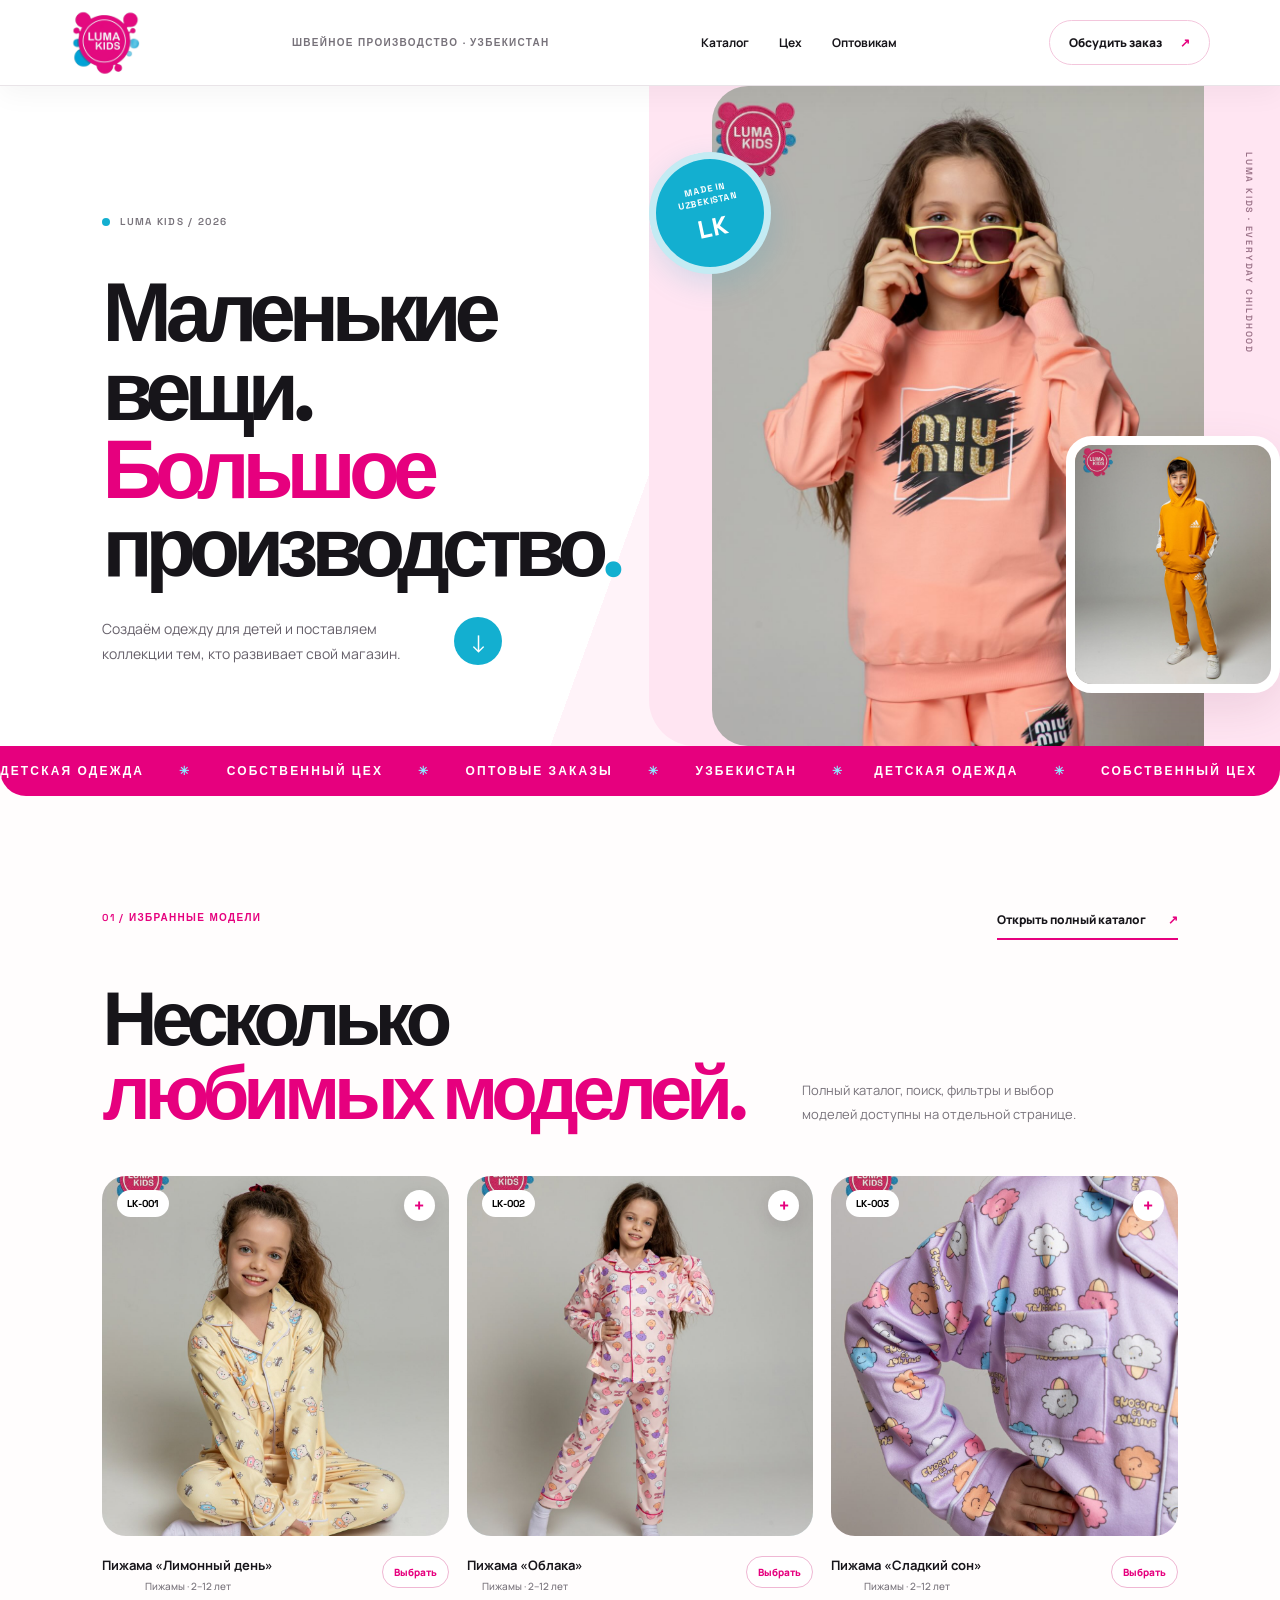
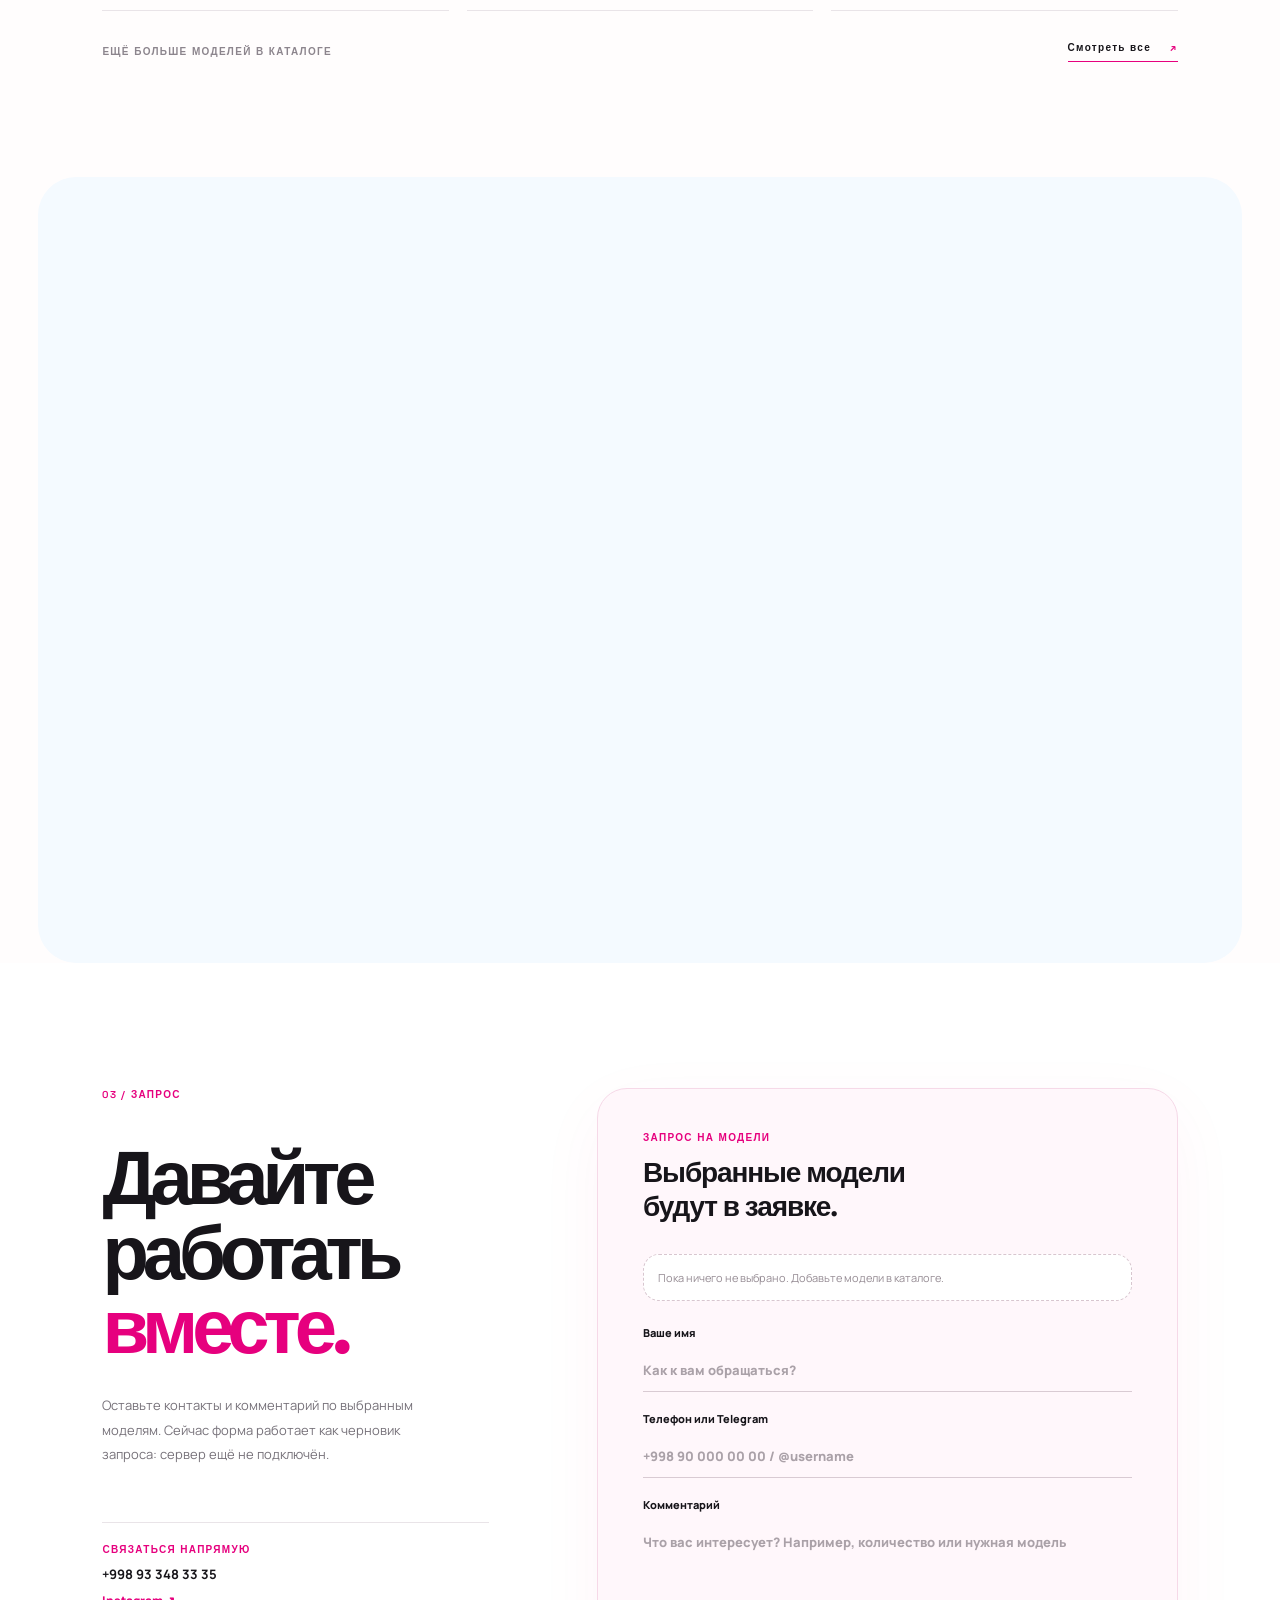
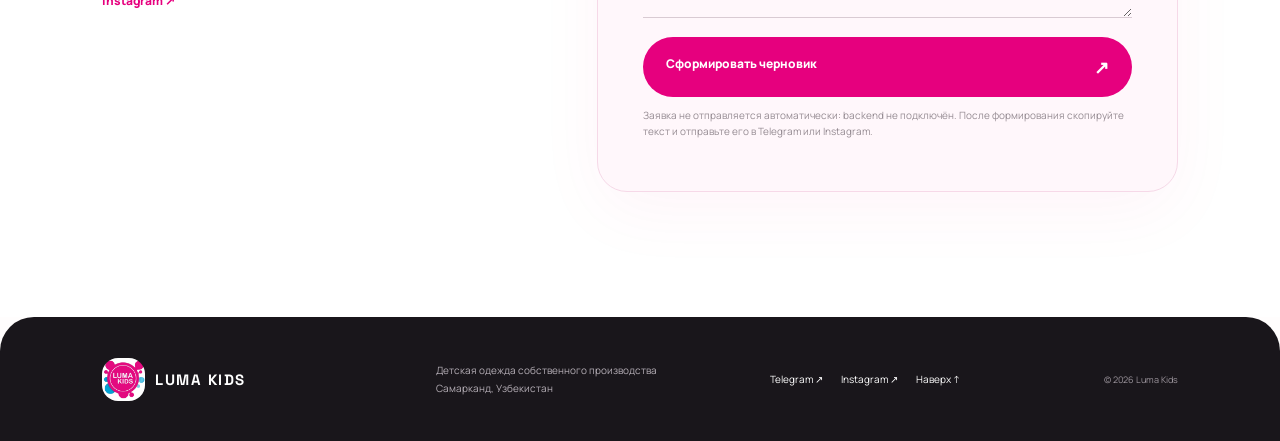
<file: index.html>
<!doctype html>
<html lang="ru">
<head>
  <meta charset="utf-8">
  <meta name="viewport" content="width=device-width, initial-scale=1">
  <meta name="theme-color" content="#e6007e">
  <meta name="description" content="Luma Kids — детская одежда собственного производства в Самарканде.">
  <title>Luma Kids — детская одежда</title>
  <link rel="preconnect" href="https://fonts.googleapis.com"><link rel="preconnect" href="https://fonts.gstatic.com" crossorigin>
  <link href="https://fonts.googleapis.com/css2?family=Manrope:wght@400;500;600;700;800&family=Space+Grotesk:wght@400;500;600;700&display=swap" rel="stylesheet"><link rel="stylesheet" href="./css/styles.css">
</head>
<body>
  <div class="scroll-progress" aria-hidden="true"></div>
  <header class="masthead" id="top"><a class="brand" href="#top"><img src="./public/images/logo.JPG" alt="Luma Kids"></a><span class="masthead-note">ШВЕЙНОЕ ПРОИЗВОДСТВО · УЗБЕКИСТАН</span><nav class="nav" id="nav"><a href="./catalog.html">Каталог</a><a href="#studio">Цех</a><a href="#wholesale">Оптовикам</a></nav><a class="header-cta" href="#wholesale">Обсудить заказ <span>↗</span></a><button class="menu-toggle" aria-label="Открыть меню" aria-expanded="false"><i></i><i></i></button></header>
  <main>
    <section class="hero"><div class="hero-copy"><p class="overline"><span></span> LUMA KIDS / 2026</p><h1>Маленькие<br>вещи.<br><em>Большое</em><br>производство<span class="pink-dot">.</span></h1><div class="hero-bottom"><p>Создаём одежду для детей и поставляем коллекции тем, кто развивает свой магазин.</p><a class="round-link" href="./catalog.html" aria-label="Открыть каталог">↓</a></div></div><div class="hero-visual"><div class="hero-photo main-photo"><img src="./public/images/17849858430676630.jpg" alt="Детская одежда Luma Kids"></div><div class="hero-photo small-photo"><img src="./public/images/17852493543659977.jpg" alt="Модель из коллекции Luma Kids"></div><div class="blue-stamp"><span>MADE IN<br>UZBEKISTAN</span><b>LK</b></div><div class="vertical-note">LUMA KIDS · EVERYDAY CHILDHOOD</div></div></section>
    <section class="ticker" aria-label="О производстве"><div class="ticker-track"><div class="ticker-group">ДЕТСКАЯ ОДЕЖДА <b>✳</b> СОБСТВЕННЫЙ ЦЕХ <b>✳</b> ОПТОВЫЕ ЗАКАЗЫ <b>✳</b> УЗБЕКИСТАН <b>✳</b></div><div class="ticker-group" aria-hidden="true">ДЕТСКАЯ ОДЕЖДА <b>✳</b> СОБСТВЕННЫЙ ЦЕХ <b>✳</b> ОПТОВЫЕ ЗАКАЗЫ <b>✳</b> УЗБЕКИСТАН <b>✳</b></div></div></section>
    <section class="featured section" id="featured"><div class="section-top"><p class="eyebrow">01 / ИЗБРАННЫЕ МОДЕЛИ</p><a class="text-link" href="./catalog.html">Открыть полный каталог <span>↗</span></a></div><div class="collection-heading"><div><h2>Несколько<br><em>любимых моделей.</em></h2></div><p>Полный каталог, поиск, фильтры и выбор моделей доступны на отдельной странице.</p></div><div class="product-grid featured-grid" id="featuredGrid"></div><div class="collection-foot"><span>ЕЩЁ БОЛЬШЕ МОДЕЛЕЙ В КАТАЛОГЕ</span><a href="./catalog.html">Смотреть все <b>↗</b></a></div></section>
    <section class="studio" id="studio"><div class="studio-image"><img src="./public/images/17855690934636164.jpg" alt="Работа и продукция Luma Kids"><span>MADE WITH CARE</span></div><div class="studio-copy"><p class="eyebrow">02 / ПРОИЗВОДСТВО</p><h2>От идеи<br>до готовой<br><em>вещи.</em></h2><p class="studio-text">Luma Kids — швейный цех в Узбекистане. Мы сосредоточены на детской одежде, аккуратном пошиве и сотрудничестве с оптовыми клиентами.</p><div class="studio-points"><div><b>01</b><span>Собственное производство</span></div><div><b>02</b><span>Детский ассортимент</span></div><div><b>03</b><span>Работа с оптовыми заказами</span></div></div><a class="text-link" href="#wholesale">Обсудить сотрудничество <span>↗</span></a></div></section>
    <section class="wholesale section" id="wholesale"><div class="wholesale-intro"><p class="eyebrow">03 / ЗАПРОС</p><h2>Давайте<br>работать<br><em>вместе.</em></h2><p>Оставьте контакты и комментарий по выбранным моделям. Сейчас форма работает как черновик запроса: сервер ещё не подключён.</p><div class="contact-note"><span>СВЯЗАТЬСЯ НАПРЯМУЮ</span><b>+998 93 348 33 35</b><a href="https://instagram.com/lumak1d" target="_blank" rel="noopener">Instagram ↗</a></div></div><form class="lead-form" id="leadForm"><div class="form-heading"><span>ЗАПРОС НА МОДЕЛИ</span><b>Выбранные модели<br>будут в заявке.</b></div><div class="selected-models" id="selectedModels"><p>Пока ничего не выбрано. Добавьте модели в каталоге.</p></div><label>Ваше имя<input name="name" placeholder="Как к вам обращаться?" required></label><label>Телефон или Telegram<input name="contact" placeholder="+998 90 000 00 00 / @username" required></label><label>Комментарий<textarea name="message" rows="4" placeholder="Что вас интересует? Например, количество или нужная модель"></textarea></label><button class="submit-btn" type="submit">Сформировать черновик <span>↗</span></button><p class="form-note">Заявка не отправляется автоматически: backend не подключён. После формирования скопируйте текст и отправьте его в Telegram или Instagram.</p><div class="form-result" id="formResult" hidden></div></form></section>
  </main>
  <footer class="footer"><a class="footer-brand" href="#top"><img src="./public/images/logo.JPG" alt=""> LUMA KIDS</a><p>Детская одежда собственного производства<br>Самарканд, Узбекистан</p><div class="footer-links"><a href="https://t.me/lumakids_uz" target="_blank" rel="noopener">Telegram ↗</a><a href="https://instagram.com/lumak1d" target="_blank" rel="noopener">Instagram ↗</a><a href="#top">Наверх ↑</a></div><small>© <span id="year"></span> Luma Kids</small></footer>
  <dialog class="product-dialog" id="productDialog"><button class="dialog-close" type="button" aria-label="Закрыть">×</button><div id="dialogContent"></div></dialog>
  <script src="./js/app.js"></script>
</body>
</html>
</file>
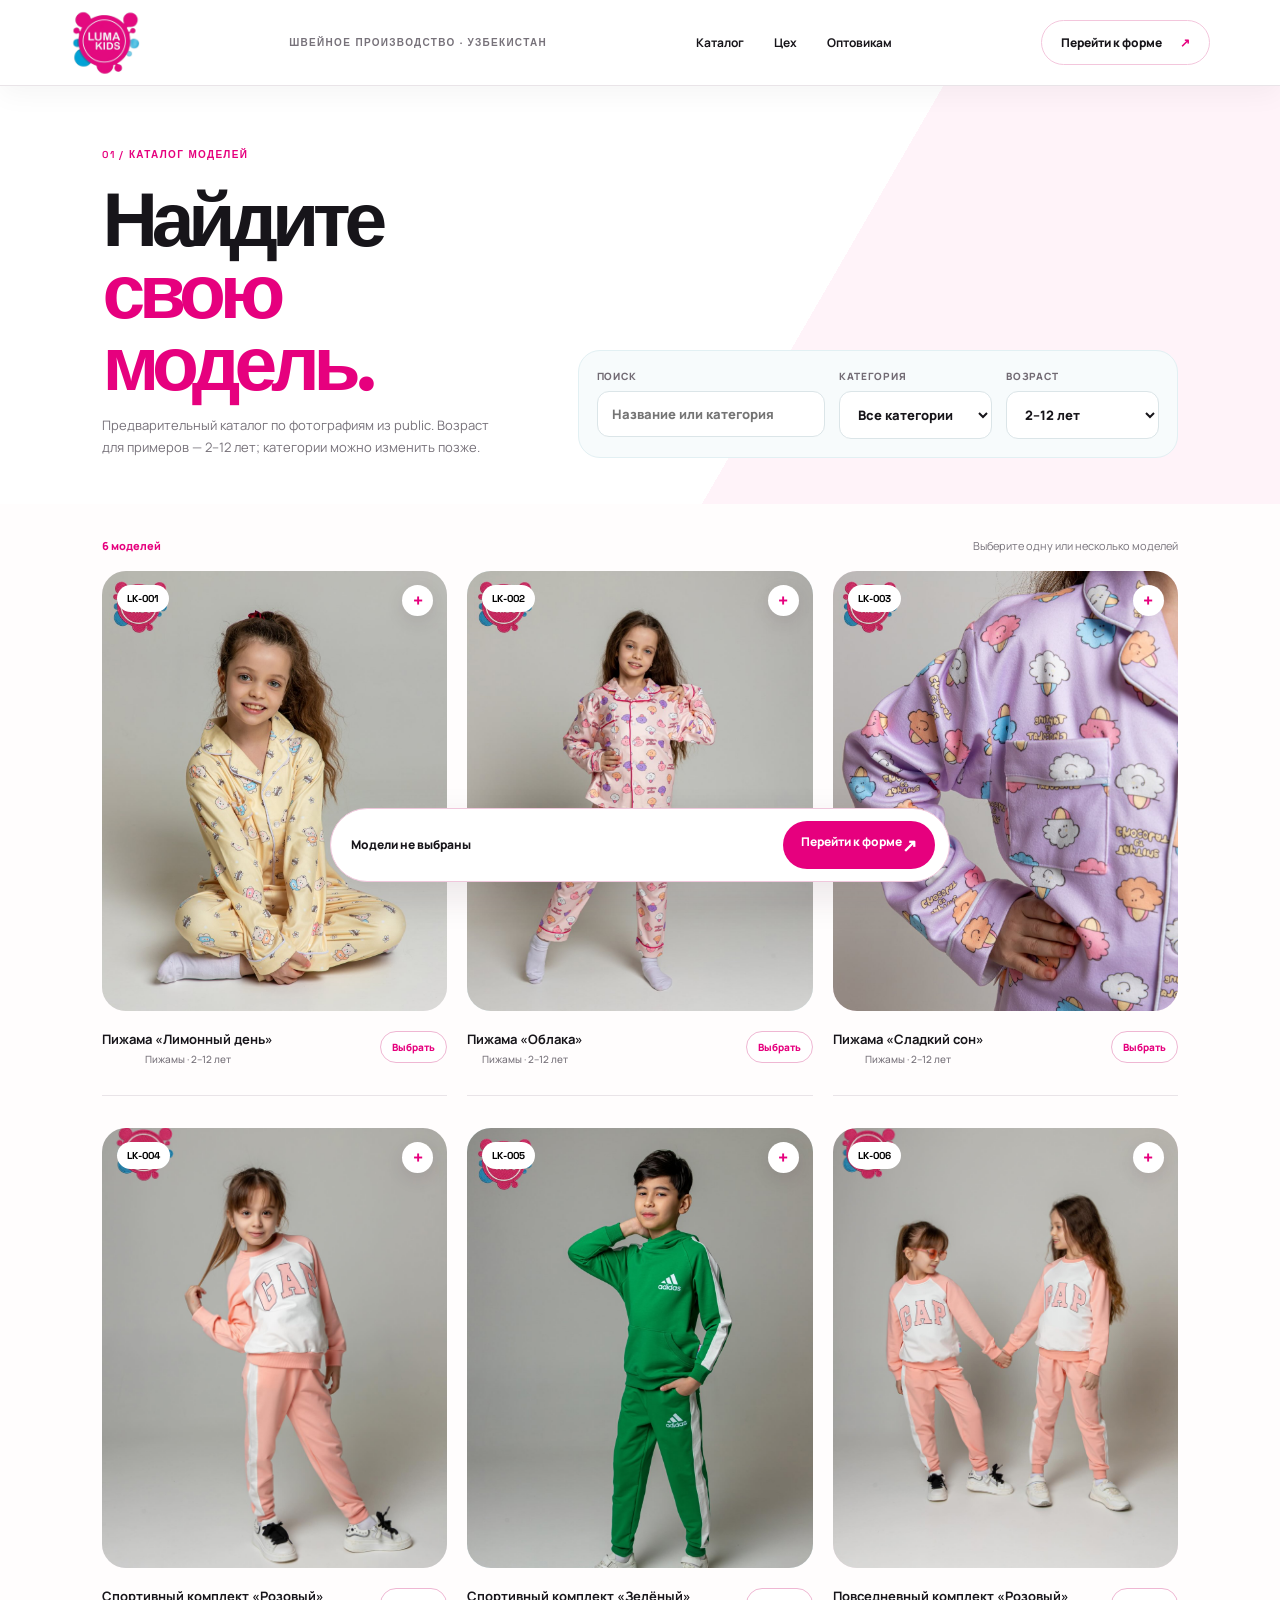
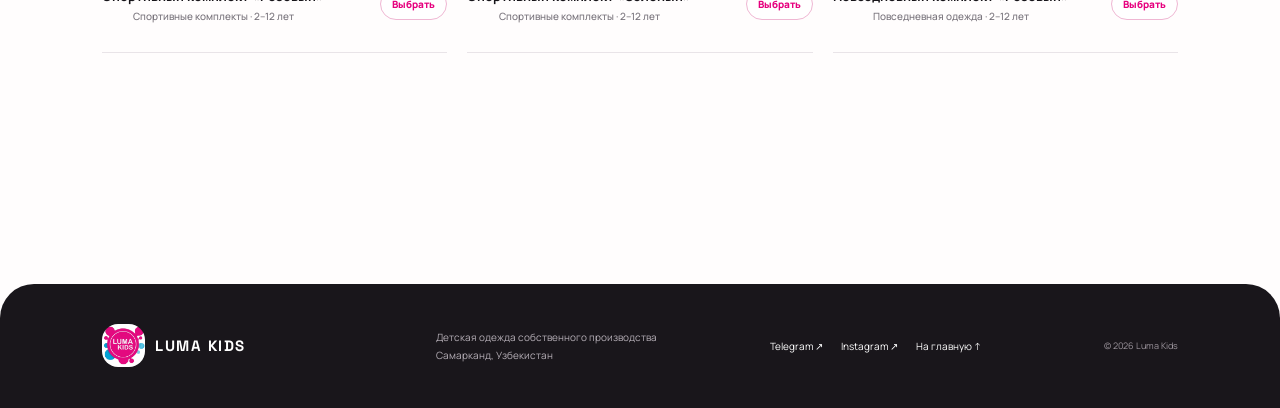
<file: catalog.html>
<!doctype html>
<html lang="ru">
<head>
  <meta charset="utf-8"><meta name="viewport" content="width=device-width, initial-scale=1"><meta name="theme-color" content="#e6007e">
  <meta name="description" content="Каталог моделей Luma Kids."><title>Каталог моделей — Luma Kids</title>
  <link rel="preconnect" href="https://fonts.googleapis.com"><link rel="preconnect" href="https://fonts.gstatic.com" crossorigin><link href="https://fonts.googleapis.com/css2?family=Manrope:wght@400;500;600;700;800&family=Space+Grotesk:wght@400;500;600;700&display=swap" rel="stylesheet"><link rel="stylesheet" href="./css/styles.css">
</head>
<body class="catalog-page">
  <div class="scroll-progress" aria-hidden="true"></div>
  <header class="masthead" id="top"><a class="brand" href="./index.html"><img src="./public/images/logo.JPG" alt="Luma Kids"></a><span class="masthead-note">ШВЕЙНОЕ ПРОИЗВОДСТВО · УЗБЕКИСТАН</span><nav class="nav" id="nav"><a href="./catalog.html" aria-current="page">Каталог</a><a href="./index.html#studio">Цех</a><a href="./index.html#wholesale">Оптовикам</a></nav><a class="header-cta" href="./index.html#wholesale">Перейти к форме <span>↗</span></a><button class="menu-toggle" aria-label="Открыть меню" aria-expanded="false"><i></i><i></i></button></header>
  <main>
    <section class="catalog-hero section"><div class="catalog-intro"><p class="eyebrow">01 / КАТАЛОГ МОДЕЛЕЙ</p><h1>Найдите<br><em>свою модель.</em></h1><p>Предварительный каталог по фотографиям из public. Возраст для примеров — 2–12 лет; категории можно изменить позже.</p></div><div class="catalog-tools" aria-label="Поиск и фильтры"><label class="search-field"><span>Поиск</span><input id="searchInput" type="search" placeholder="Название или категория" autocomplete="off"></label><label class="filter-field"><span>Категория</span><select id="categoryFilter"><option value="all">Все категории</option></select></label><label class="filter-field"><span>Возраст</span><select id="ageFilter"><option value="all">2–12 лет</option><option value="2-5">2–5 лет</option><option value="6-9">6–9 лет</option><option value="10-12">10–12 лет</option></select></label></div></section>
    <section class="catalog-results section"><div class="catalog-meta"><span id="catalogCount"></span><span>Выберите одну или несколько моделей</span></div><div class="product-grid" id="productGrid"></div><div class="empty-state" id="emptyState" hidden>По этим параметрам моделей не найдено.</div><div class="catalog-selection-bar" id="catalogSelectionBar"><span id="selectionCount">Модели не выбраны</span><a class="submit-btn" href="./index.html#wholesale">Перейти к форме <span>↗</span></a></div></section>
  </main>
  <footer class="footer"><a class="footer-brand" href="./index.html"><img src="./public/images/logo.JPG" alt=""> LUMA KIDS</a><p>Детская одежда собственного производства<br>Самарканд, Узбекистан</p><div class="footer-links"><a href="https://t.me/lumakids_uz" target="_blank" rel="noopener">Telegram ↗</a><a href="https://instagram.com/lumak1d" target="_blank" rel="noopener">Instagram ↗</a><a href="./index.html">На главную ↑</a></div><small>© <span id="year"></span> Luma Kids</small></footer>
  <dialog class="product-dialog" id="productDialog"><button class="dialog-close" type="button" aria-label="Закрыть">×</button><div id="dialogContent"></div></dialog>
  <script src="./js/app.js"></script>
</body>
</html>
</file>
<file: css/styles.css>
@import url('https://fonts.googleapis.com/css2?family=Manrope:wght@400;500;600;700;800&family=Space+Grotesk:wght@400;500;600;700&display=swap');
:root{--pink:#e6007e;--pink-soft:#ffe5f2;--blue:#13afd0;--blue-soft:#dff7fc;--ink:#17151a;--paper:#fffdfd;--muted:#77727a;--line:#e9e4e8;--display:'Space Grotesk',sans-serif;--body:'Manrope',sans-serif}
*{box-sizing:border-box}html{scroll-behavior:smooth;scroll-padding-top:90px}body{margin:0;background:var(--paper);color:var(--ink);font-family:var(--body);-webkit-font-smoothing:antialiased}a{color:inherit;text-decoration:none}img{display:block;width:100%;height:100%;object-fit:cover}button,input,select,textarea{font:inherit}.masthead{height:86px;padding:0 5.5%;display:flex;align-items:center;justify-content:space-between;border-bottom:1px solid var(--line);gap:26px;background:#fff;position:relative;z-index:10}.brand img{width:70px;height:70px;object-fit:contain}.masthead-note,.eyebrow,.overline,.hero-index,.collection-foot,.form-heading>span,.contact-note span{font:600 10px var(--display);letter-spacing:.13em}.masthead-note{color:var(--muted)}.nav{display:flex;gap:30px;font-size:12px;font-weight:700}.nav a:hover,.footer-links a:hover{color:var(--pink)}.header-cta{font-size:12px;font-weight:800;border-bottom:2px solid var(--pink);padding:12px 0}.header-cta span{color:var(--pink);margin-left:16px}.menu-toggle{display:none;background:none;border:0}.hero{min-height:660px;display:grid;grid-template-columns:.9fr 1.1fr;padding-left:8%;overflow:hidden;background:linear-gradient(110deg,#fff 0 52%,#fff3f9 52%)}.hero-copy{padding:76px 30px 36px 0;display:flex;flex-direction:column;justify-content:center;position:relative;z-index:1}.overline{color:var(--muted);display:flex;align-items:center;gap:10px}.overline span{width:8px;height:8px;background:var(--blue);border-radius:50%}.hero h1{font:700 clamp(54px,6.5vw,94px)/.94 var(--display);letter-spacing:-.085em;margin:35px 0 30px}.hero h1 em,.collection-heading h2 em,.studio-copy h2 em,.wholesale-intro h2 em{font-style:normal;color:var(--pink)}.pink-dot{color:var(--blue)}.hero-bottom{display:flex;align-items:center;gap:30px;max-width:400px}.hero-bottom p{font-size:14px;line-height:1.8;color:#66606a;margin:0}.round-link{width:48px;height:48px;flex:0 0 48px;border-radius:50%;background:var(--blue);color:white;display:grid;place-items:center;font-size:24px}.hero-index{margin-top:58px;display:flex;gap:15px;align-items:center;color:#969099}.hero-index b{font:700 24px var(--display);color:var(--pink)}.hero-visual{position:relative;min-height:660px;background:var(--pink-soft)}.hero-photo{position:absolute;overflow:hidden}.main-photo{inset:0 12% 0 10%;clip-path:polygon(10% 0,100% 0,100% 100%,0 100%,0 16%)}.main-photo img{object-position:center}.small-photo{width:34%;height:39%;right:0;bottom:8%;border:9px solid white;box-shadow:0 16px 45px #7e456222}.small-photo img{object-position:center}.blue-stamp{position:absolute;top:10%;left:0;width:122px;height:122px;border-radius:50%;background:var(--blue);color:white;display:flex;flex-direction:column;align-items:center;justify-content:center;transform:rotate(-12deg);box-shadow:0 10px 30px #0e9bb52b}.blue-stamp span{font:700 9px var(--display);letter-spacing:.1em;text-align:center}.blue-stamp b{font:700 25px var(--display);margin-top:4px}.vertical-note{position:absolute;right:4%;top:10%;writing-mode:vertical-rl;font:600 9px var(--display);letter-spacing:.2em;color:#9a7187}.ticker{overflow:hidden;background:var(--pink);color:white;padding:17px 0;white-space:nowrap}.ticker div{font:700 12px var(--display);letter-spacing:.18em;text-align:center}.ticker b{color:#8eeaff;margin:0 30px}.section{padding:115px 8%}.section-top{display:flex;justify-content:space-between;align-items:start}.eyebrow{color:var(--pink);margin:0}.section-aside{font-size:12px;line-height:1.7;color:var(--muted);margin:0}.collection-heading{display:flex;justify-content:space-between;align-items:end;margin:42px 0 45px}.collection-heading h2,.studio-copy h2,.wholesale-intro h2{font:700 clamp(48px,6vw,76px)/.98 var(--display);letter-spacing:-.08em;margin:0}.collection-heading>p{max-width:290px;font-size:13px;line-height:1.8;color:var(--muted);margin:0 8% 5px 20px}.product-grid{display:grid;grid-template-columns:repeat(3,1fr);gap:18px}.product-card{position:relative;min-width:0}.product-image{height:390px;background:#f5edf2;overflow:hidden;position:relative}.product-card:nth-child(3n+2) .product-image{background:var(--blue-soft)}.product-card:nth-child(3n) .product-image{background:var(--pink-soft)}.product-image img{transition:transform .7s cubic-bezier(.2,.7,.2,1)}.product-card:hover .product-image img{transform:scale(1.045)}.product-number{position:absolute;top:14px;left:15px;background:white;padding:7px 10px;font:700 10px var(--display)}.product-title{display:flex;justify-content:space-between;align-items:center;padding:15px 0;border-bottom:1px solid var(--line);font-size:13px;font-weight:700}.product-title span{color:var(--pink);font-size:18px}.collection-foot{display:flex;justify-content:space-between;align-items:center;color:#8c858d;margin-top:30px}.collection-foot a{color:var(--ink);border-bottom:1px solid var(--pink);padding-bottom:7px}.collection-foot b{color:var(--pink);margin-left:15px}.studio{display:grid;grid-template-columns:1.05fr .95fr;background:#f4faff;min-height:600px}.studio-image{position:relative;min-height:600px}.studio-image img{position:absolute;inset:0}.studio-image span{position:absolute;bottom:30px;left:32px;background:var(--blue);color:white;padding:12px 18px;font:700 10px var(--display);letter-spacing:.15em}.studio-copy{padding:95px 12% 70px 12%;display:flex;flex-direction:column;align-items:flex-start}.studio-copy h2{margin:38px 0 25px}.studio-text{font-size:13px;line-height:1.9;color:#6e6971;max-width:400px}.studio-points{width:100%;margin:26px 0 28px;border-top:1px solid #d8e7ec}.studio-points div{display:flex;gap:25px;padding:14px 0;border-bottom:1px solid #d8e7ec;font-size:12px;font-weight:700}.studio-points b{color:var(--blue);font:700 13px var(--display)}.text-link{font-size:12px;font-weight:800;border-bottom:2px solid var(--pink);padding-bottom:10px}.text-link span{color:var(--pink);margin-left:20px}.wholesale{display:grid;grid-template-columns:.8fr 1.2fr;gap:10%;background:#fff;padding-top:125px;padding-bottom:125px}.wholesale-intro h2{margin:40px 0 28px}.wholesale-intro>p:not(.eyebrow){font-size:13px;line-height:1.9;color:var(--muted);max-width:340px}.contact-note{margin-top:55px;padding-top:20px;border-top:1px solid var(--line);display:flex;flex-direction:column;gap:9px}.contact-note span{color:var(--pink)}.contact-note b{font-size:13px}.lead-form{background:#fff7fb;border:1px solid #f6d9e8;padding:42px 45px}.form-heading{display:flex;flex-direction:column;gap:12px;margin-bottom:30px}.form-heading>span{color:var(--pink)}.form-heading>b{font:700 28px/1.2 var(--display);letter-spacing:-.04em}.lead-form label{display:flex;flex-direction:column;gap:9px;font-size:11px;font-weight:800;margin-bottom:19px}.lead-form input,.lead-form select,.lead-form textarea{width:100%;border:0;border-bottom:1px solid #d9cbd3;background:transparent;padding:12px 0;color:var(--ink);outline:none;font-size:13px;border-radius:0}.lead-form input:focus,.lead-form select:focus,.lead-form textarea:focus{border-color:var(--pink)}.lead-form input::placeholder,.lead-form textarea::placeholder{color:#aaa1a8}.form-row{display:grid;grid-template-columns:1fr 1fr;gap:25px}.submit-btn{width:100%;border:0;background:var(--pink);color:white;padding:17px 20px;display:flex;justify-content:space-between;font-size:12px;font-weight:800;cursor:pointer;margin-top:5px;transition:background .2s}.submit-btn:hover{background:#bd0068}.submit-btn span{font-size:18px}.form-note{font-size:10px;color:#958b92;line-height:1.6}.form-result{padding:16px;background:var(--blue-soft);font-size:12px;line-height:1.6;margin-top:15px}.form-result a{font-weight:800;color:#087e98}.footer{padding:34px 8%;background:#19161b;color:white;display:grid;grid-template-columns:1fr 1fr 1fr auto;gap:25px;align-items:center}.footer-brand{display:flex;align-items:center;gap:10px;font:700 15px var(--display);letter-spacing:.1em}.footer-brand img{width:43px;height:43px;object-fit:contain;border-radius:50%}.footer>p{font-size:10px;line-height:1.8;color:#b6afb7}.footer-links{display:flex;gap:18px;font-size:10px}.footer small{font-size:9px;color:#9c959d}.menu-toggle{border:0;background:none}.menu-toggle i{display:block;width:24px;height:2px;background:var(--ink);margin:6px}
@media(max-width:900px){.masthead{padding:0 4%;height:76px}.masthead-note{display:none}.nav{gap:18px}.hero{padding-left:5%;grid-template-columns:.95fr 1.05fr;min-height:570px}.hero-visual{min-height:570px}.hero h1{font-size:clamp(48px,7vw,70px)}.section{padding:85px 5%}.product-image{height:320px}.studio-copy{padding:75px 8%}.wholesale{gap:5%}.lead-form{padding:32px}.footer{padding-inline:5%}}
@media(max-width:650px){.masthead{height:70px;padding:0 20px}.brand img{width:58px;height:58px}.header-cta{font-size:10px;margin-left:auto}.menu-toggle{display:block;padding:8px}.nav{display:none;position:absolute;top:70px;left:0;right:0;background:white;padding:22px;flex-direction:column;gap:20px;border-bottom:1px solid var(--line)}.nav.open{display:flex}.hero{display:flex;flex-direction:column;padding:42px 0 0;background:linear-gradient(180deg,#fff 0 48%,#fff3f9 48%);min-height:0}.hero-copy{padding:0 23px 30px}.hero h1{font-size:clamp(55px,15vw,78px);margin:28px 0 22px}.hero-bottom p{font-size:12px}.hero-index{margin-top:35px}.hero-visual{width:100%;min-height:430px}.main-photo{inset:0 13% 0 8%}.small-photo{height:37%;width:37%;border-width:6px}.blue-stamp{width:92px;height:92px;top:7%;left:3%}.blue-stamp span{font-size:7px}.blue-stamp b{font-size:20px}.ticker{padding:14px 0}.ticker div{font-size:10px}.section{padding:72px 22px}.section-top{gap:20px}.section-aside{font-size:10px}.collection-heading{display:block;margin:30px 0}.collection-heading h2,.studio-copy h2,.wholesale-intro h2{font-size:55px}.collection-heading>p{margin:18px 0 0}.product-grid{grid-template-columns:1fr 1fr;gap:22px 12px}.product-image{height:260px}.product-title{font-size:11px}.studio{grid-template-columns:1fr}.studio-image{min-height:390px}.studio-copy{padding:60px 24px}.wholesale{grid-template-columns:1fr;gap:40px;padding-top:75px;padding-bottom:75px}.wholesale-intro h2{margin:28px 0 20px}.contact-note{margin-top:30px}.lead-form{padding:28px 22px}.form-row{grid-template-columns:1fr;gap:0}.footer{grid-template-columns:1fr 1fr;padding:28px 22px;gap:18px}.footer-links{flex-direction:column;gap:10px}.footer small{justify-self:end;align-self:end}}
@media(max-width:390px){.header-cta{display:none}.product-image{height:220px}.section-aside{max-width:140px}.footer{grid-template-columns:1fr}.footer small{justify-self:start}}


/* Luma Kids polish: softer shapes, motion and tactile interactions */
:root {
  --radius-sm: 14px;
  --radius-md: 22px;
  --radius-lg: 34px;
  --ease-out: cubic-bezier(.2,.75,.25,1);
}
html { scroll-behavior: smooth; }
body { overflow-x: hidden; }
.scroll-progress {
  position: fixed; inset: 0 auto auto 0; height: 3px; width: 0;
  background: linear-gradient(90deg, var(--pink), var(--blue));
  z-index: 1000; pointer-events: none;
}
.brand img, .footer-brand img { border-radius: 16px; }
.header-cta { border-radius: 999px; padding: 13px 19px; border: 1px solid #f3c6dc; transition: .3s var(--ease-out); }
.header-cta:hover { color: white; background: var(--pink); border-color: var(--pink); transform: translateY(-3px); box-shadow: 0 10px 24px #e6007e25; }
.hero-visual { border-radius: 0 0 0 46px; overflow: hidden; }
.main-photo { border-radius: 36px 0 0 36px; overflow: hidden; clip-path: none; }
.small-photo { border-radius: 26px; }
.blue-stamp { border: 7px solid rgba(255,255,255,.75); }
.round-link { transition: transform .35s var(--ease-out), box-shadow .35s; }
.round-link:hover { transform: translateY(-5px) rotate(-12deg); box-shadow: 0 12px 24px #13afd044; }
.ticker { border-radius: 0 0 26px 26px; }
.product-image { border-radius: 24px; overflow: hidden; }
.product-card { transition: transform .4s var(--ease-out); }
.product-card:hover { transform: translateY(-8px); }
.product-number { border-radius: 999px; }
.product-title { transition: color .25s; }
.product-card:hover .product-title { color: var(--pink); }
.product-title span { display: inline-grid; place-items: center; width: 34px; height: 34px; border-radius: 50%; background: var(--pink-soft); transition: transform .3s, background .3s, color .3s; }
.product-card:hover .product-title span { transform: rotate(45deg); background: var(--pink); color: white; }
.studio { border-radius: 38px; overflow: hidden; margin: 0 3%; }
.studio-image { overflow: hidden; }
.studio-image img { transition: transform .9s var(--ease-out); }
.studio:hover .studio-image img { transform: scale(1.035); }
.studio-image span { border-radius: 999px; }
.text-link { transition: color .25s, padding .25s; }
.text-link:hover { color: var(--pink); padding-left: 7px; }
.lead-form { border-radius: 30px; box-shadow: 0 20px 70px #e6007e0b; transition: box-shadow .35s, transform .35s; }
.lead-form:focus-within { box-shadow: 0 24px 70px #e6007e17; transform: translateY(-3px); }
.lead-form input, .lead-form select, .lead-form textarea { transition: border-color .25s, padding .25s; }
.lead-form input:focus, .lead-form select:focus, .lead-form textarea:focus { padding-left: 9px; }
.submit-btn { border-radius: 999px; padding: 18px 23px; transition: transform .3s var(--ease-out), box-shadow .3s, background .25s; }
.submit-btn:hover { transform: translateY(-3px); box-shadow: 0 13px 28px #e6007e35; }
.submit-btn:active { transform: scale(.985); }
.form-result { border-radius: 18px; }
.copy-request { border: 0; background: var(--blue); color: white; border-radius: 999px; padding: 10px 15px; cursor: pointer; }
.footer { border-radius: 34px 34px 0 0; }
.footer-links a { transition: transform .25s, color .25s; }
.footer-links a:hover { transform: translateY(-2px); }
a, button, select { -webkit-tap-highlight-color: transparent; }
a:focus-visible, button:focus-visible, input:focus-visible, select:focus-visible, textarea:focus-visible { outline: 3px solid #13afd066; outline-offset: 3px; }
.reveal { opacity: 0; transform: translateY(24px); transition: opacity .75s var(--ease-out), transform .75s var(--ease-out); }
.reveal.is-visible { opacity: 1; transform: translateY(0); }
@media (prefers-reduced-motion: reduce) {
  *, *::before, *::after { scroll-behavior: auto !important; animation-duration: .01ms !important; transition-duration: .01ms !important; }
  .reveal { opacity: 1; transform: none; }
}
@media(max-width:650px) {
  .hero-visual { border-radius: 0 0 0 28px; }
  .main-photo { border-radius: 24px 0 0 24px; }
  .product-image { border-radius: 19px; }
  .studio { margin: 0 12px; border-radius: 26px; }
  .lead-form { border-radius: 23px; }
  .footer { border-radius: 25px 25px 0 0; }
}


/* Fixed navigation and continuous newsroom-style ticker */
html { scroll-padding-top: 104px; }
body { padding-top: 86px; }
.masthead {
  position: fixed;
  top: 0; left: 0; right: 0;
  width: 100%;
  z-index: 100;
  background: rgba(255,255,255,.94);
  -webkit-backdrop-filter: blur(16px);
  backdrop-filter: blur(16px);
  box-shadow: 0 8px 28px rgba(30,18,28,.045);
  transition: height .25s ease, box-shadow .25s ease;
}
.masthead.is-scrolled {
  height: 72px;
  box-shadow: 0 10px 30px rgba(30,18,28,.09);
}
.ticker {
  overflow: hidden;
  position: relative;
  white-space: nowrap;
  border-radius: 0 0 26px 26px;
}
.ticker-track {
  display: flex;
  width: max-content;
  will-change: transform;
  animation: ticker-marquee 28s linear infinite;
  animation-duration: var(--ticker-duration, 28s);
  animation-name: ticker-marquee;
}
.ticker-group {
  flex: 0 0 auto;
  white-space: nowrap;
  padding: 0;
  font: 700 12px var(--display);
  letter-spacing: .18em;
}
.ticker-group b { color: #8eeaff; margin: 0 30px; }
@keyframes ticker-marquee {
  from { transform: translateX(0); }
  to { transform: translateX(var(--ticker-shift, -50%)); }
}
@media (max-width:650px) {
  body { padding-top: 70px; }
  html { scroll-padding-top: 84px; }
  .masthead { height: 70px; }
  .masthead.is-scrolled { height: 64px; }
  .ticker { border-radius: 0 0 20px 20px; }
  .ticker-track { animation-duration: var(--ticker-duration, 22s); }
  .ticker-group { font-size: 10px; }
}
@media (prefers-reduced-motion: reduce) {
  .ticker-track { animation: none; }
}

/* Catalog, model selection and request preview */
.catalog-tools { display:grid; grid-template-columns:1.5fr 1fr 1fr; gap:14px; margin:0 0 20px; padding:18px; background:#f7fbfc; border:1px solid #e2f0f3; border-radius:22px; }
.catalog-tools label { display:flex; flex-direction:column; gap:8px; font-size:10px; font-weight:800; letter-spacing:.08em; text-transform:uppercase; color:#726b74; }
.catalog-tools input,.catalog-tools select { width:100%; padding:13px 14px; border:1px solid #dbe5e8; border-radius:12px; background:#fff; color:var(--ink); outline:none; font-size:13px; text-transform:none; letter-spacing:0; }
.catalog-tools input:focus,.catalog-tools select:focus { border-color:var(--blue); box-shadow:0 0 0 3px #13afd01f; }
.catalog-meta { display:flex; justify-content:space-between; margin:0 0 18px; color:var(--muted); font-size:11px; }
.catalog-meta span:first-child { color:var(--pink); font-weight:800; }
.product-image { width:100%; border:0; padding:0; cursor:pointer; }
.product-image .selected-mark { position:absolute; right:14px; top:14px; display:grid; place-items:center; width:31px; height:31px; border-radius:50%; background:#fff; color:var(--pink); font-size:18px; font-weight:800; box-shadow:0 6px 18px #3212261a; }
.product-card.is-selected .product-image { outline:3px solid var(--pink); outline-offset:3px; }
.product-title { align-items:flex-start; gap:10px; }
.product-title > span { display:flex; flex-direction:column; gap:5px; min-width:0; }
.product-title b { font-size:13px; }
.product-title small { color:var(--muted); font-size:10px; font-weight:500; }
.select-btn { border:1px solid #efb7d3; background:#fff; border-radius:999px; padding:8px 11px; color:var(--pink); cursor:pointer; font-size:10px; font-weight:800; white-space:nowrap; }
.product-card.is-selected .select-btn { background:var(--pink); color:#fff; }
.empty-state { padding:55px 20px; border:1px dashed #e6c8d8; border-radius:20px; text-align:center; color:var(--muted); font-size:13px; }
.selected-models { margin:0 0 24px; padding:14px; border:1px dashed #d8c6cf; border-radius:16px; background:#fff; }
.selected-models p { margin:0; color:#968c94; font-size:11px; line-height:1.6; }
.selected-model { display:flex; justify-content:space-between; align-items:center; gap:10px; padding:8px 0; border-bottom:1px solid var(--line); font-size:12px; font-weight:700; }
.selected-model:last-child { border-bottom:0; padding-bottom:0; }
.selected-model small { color:var(--pink); font:700 10px var(--display); margin-left:5px; }
.selected-model button { width:24px; height:24px; border:0; border-radius:50%; background:var(--pink-soft); color:var(--pink); cursor:pointer; font-size:18px; line-height:1; }
.contact-note a { color:var(--pink); font-size:12px; font-weight:800; }
.product-dialog { width:min(920px,calc(100% - 32px)); padding:0; border:0; border-radius:28px; overflow:hidden; background:#fff; box-shadow:0 28px 100px #1b101c35; }
.product-dialog::backdrop { background:#21152299; backdrop-filter:blur(4px); }
.dialog-close { position:absolute; z-index:2; right:16px; top:14px; width:38px; height:38px; border:0; border-radius:50%; background:#fff; color:var(--ink); cursor:pointer; font-size:27px; line-height:1; box-shadow:0 4px 15px #24142418; }
.dialog-product { display:grid; grid-template-columns:1fr 1fr; min-height:500px; }
.dialog-product > img { min-height:500px; object-fit:cover; }
.dialog-copy { display:flex; flex-direction:column; align-items:flex-start; padding:54px 46px 42px; }
.dialog-copy h2 { margin:22px 0 14px; font:700 clamp(32px,4vw,52px)/.98 var(--display); letter-spacing:-.06em; }
.dialog-copy > p { color:var(--muted); font-size:13px; line-height:1.7; }
.dialog-copy dl { width:100%; margin:20px 0 30px; }
.dialog-copy dl div { display:flex; justify-content:space-between; gap:20px; padding:13px 0; border-top:1px solid var(--line); font-size:11px; }
.dialog-copy dt { color:var(--muted); }.dialog-copy dd { margin:0; text-align:right; font-weight:800; }
.dialog-select { margin-top:auto; }
@media(max-width:650px) { .catalog-tools { grid-template-columns:1fr; padding:14px; gap:11px; }.catalog-meta { font-size:10px; gap:12px; }.product-title { display:block; }.product-title > span { margin-bottom:10px; }.select-btn { width:100%; }.dialog-product { grid-template-columns:1fr; }.dialog-product > img { min-height:320px; max-height:420px; }.dialog-copy { padding:34px 24px 28px; }.dialog-copy h2 { font-size:39px; }.dialog-select { width:100%; }.product-dialog { border-radius:22px; } }

/* Dedicated catalog page and balanced product cards */
.catalog-page main { background:#fffdfd; }
.catalog-hero { display:grid; grid-template-columns:minmax(280px,.8fr) minmax(420px,1.2fr); align-items:end; gap:7%; padding-top:62px; padding-bottom:46px; background:linear-gradient(120deg,#fff 0 62%,#fff3f9 62%); }
.catalog-intro h1 { margin:22px 0 14px; font:700 clamp(48px,6vw,78px)/.94 var(--display); letter-spacing:-.08em; }
.catalog-intro h1 em { color:var(--pink); font-style:normal; }
.catalog-intro > p:last-child { max-width:390px; margin:0; color:var(--muted); font-size:13px; line-height:1.7; }
.catalog-hero .catalog-tools { margin:0; align-self:end; }
.catalog-results { padding-top:34px; }
.catalog-results .product-grid { grid-template-columns:repeat(3,minmax(0,1fr)); gap:32px 20px; }
.catalog-results .product-image { height:440px; }
.catalog-results .product-title { min-height:80px; }
.catalog-results .product-title b { line-height:1.35; }
.catalog-results .product-title small { line-height:1.35; }
.product-card:nth-child(1) .product-image img { object-position:50% 42%; }
.product-card:nth-child(2) .product-image img { object-position:50% 44%; }
.product-card:nth-child(3) .product-image img { object-position:50% 42%; }
.product-card:nth-child(4) .product-image img { object-position:50% 58%; }
.product-card:nth-child(5) .product-image img { object-position:50% 45%; }
.product-card:nth-child(6) .product-image img { object-position:50% 48%; }
.product-title > span { width:auto; height:auto; border-radius:0; background:transparent; color:inherit; transition:none; }
.product-card:hover .product-title > span { transform:none; background:transparent; color:inherit; }
.catalog-selection-bar { position:sticky; bottom:18px; z-index:5; display:flex; justify-content:space-between; align-items:center; gap:22px; max-width:620px; margin:42px auto 0; padding:12px 14px 12px 20px; border:1px solid #f0c7dc; border-radius:999px; background:#fff; box-shadow:0 14px 38px #3010231a; font-size:12px; font-weight:800; }
.catalog-selection-bar .submit-btn { width:auto; margin:0; padding:12px 18px; text-decoration:none; }
.featured-grid .product-image { height:360px; }
.featured-grid .product-title { min-height:70px; }
@media(max-width:900px) { .catalog-hero { grid-template-columns:1fr; gap:30px; padding-top:48px; }.catalog-intro > p:last-child { max-width:560px; }.catalog-results .product-image { height:350px; } }
@media(max-width:650px) { .catalog-hero { padding-top:36px; padding-bottom:28px; background:linear-gradient(180deg,#fff 0 72%,#fff3f9 72%); }.catalog-intro h1 { font-size:54px; }.catalog-hero .catalog-tools { margin-top:3px; }.catalog-results { padding-top:30px; }.catalog-results .product-grid { grid-template-columns:repeat(2,minmax(0,1fr)); gap:26px 12px; }.catalog-results .product-image { height:270px; }.catalog-results .product-title { min-height:140px; }.catalog-results .product-title b { display:block; font-size:12px; }.catalog-results .product-title small { display:block; font-size:10px; }.catalog-selection-bar { align-items:stretch; flex-direction:column; gap:10px; bottom:10px; border-radius:20px; padding:13px; }.catalog-selection-bar .submit-btn { width:100%; justify-content:space-between; }.featured-grid .product-image { height:260px; } }
</file>
